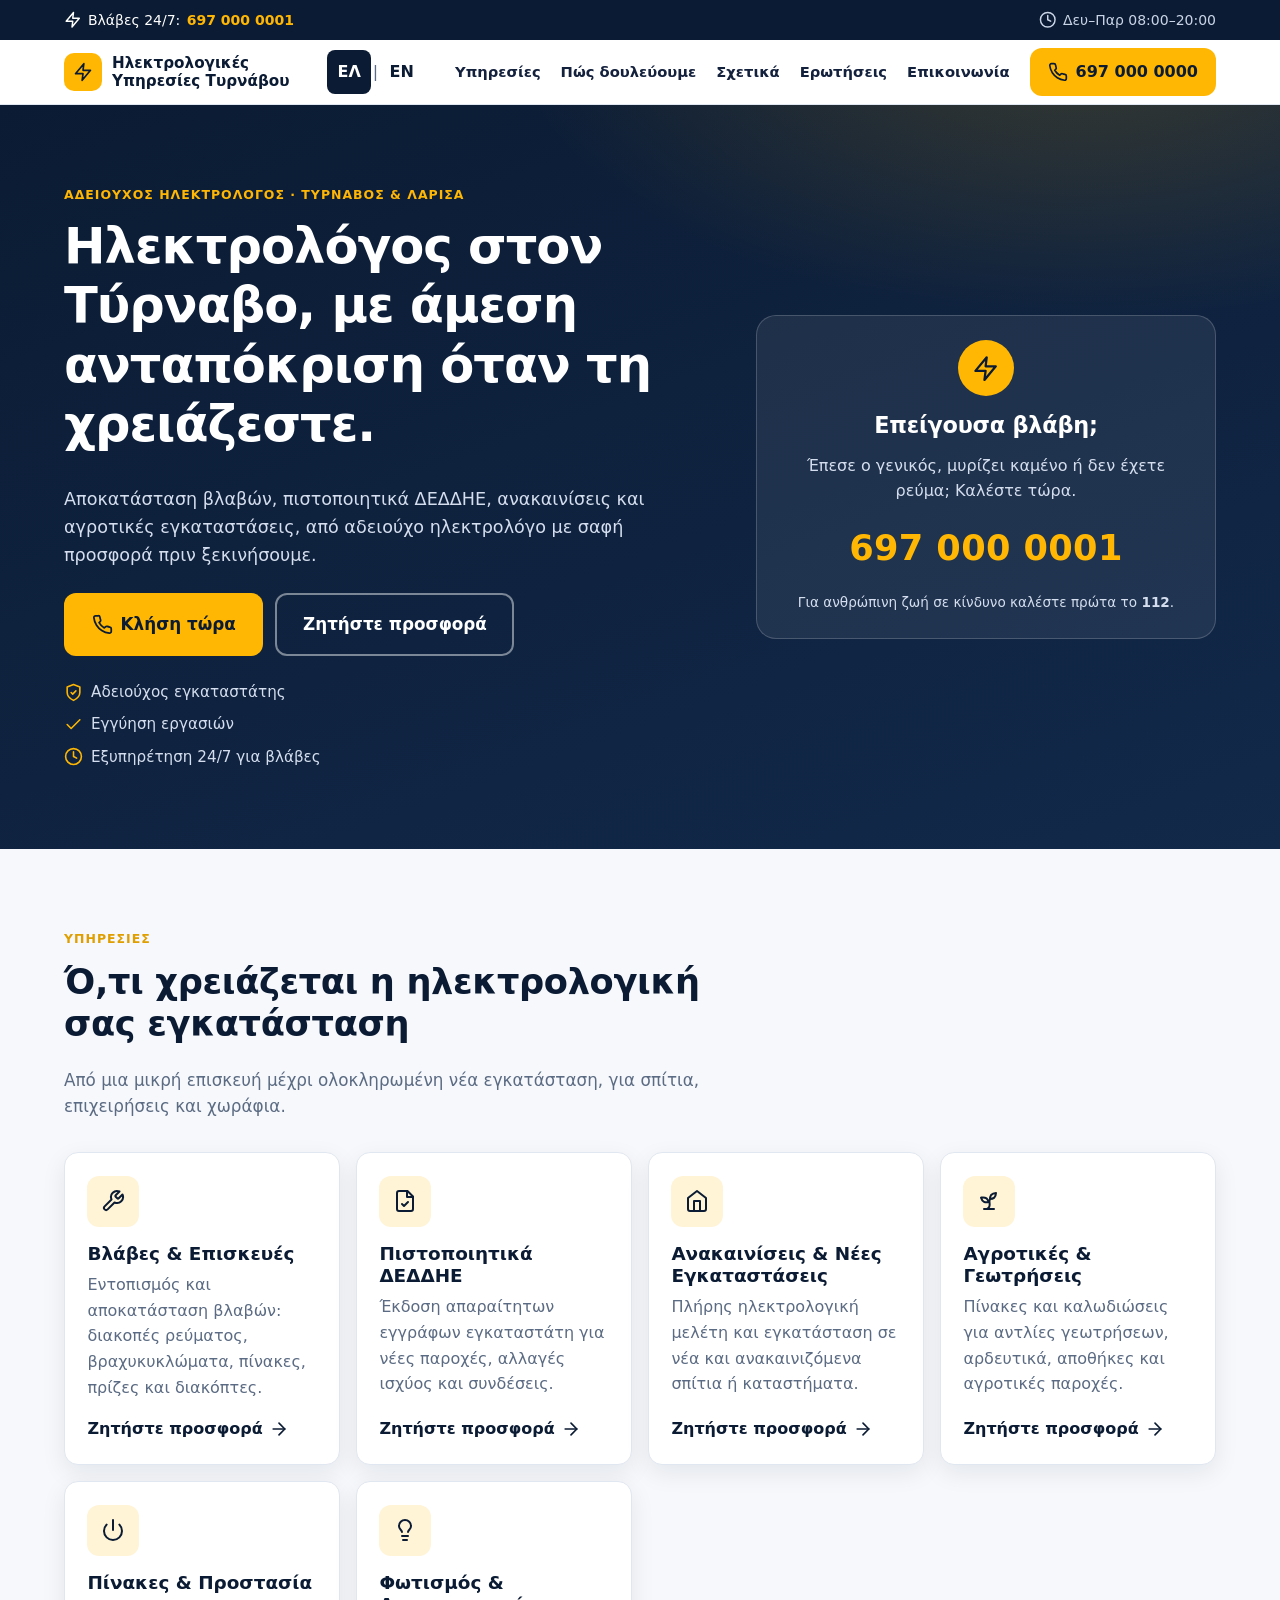
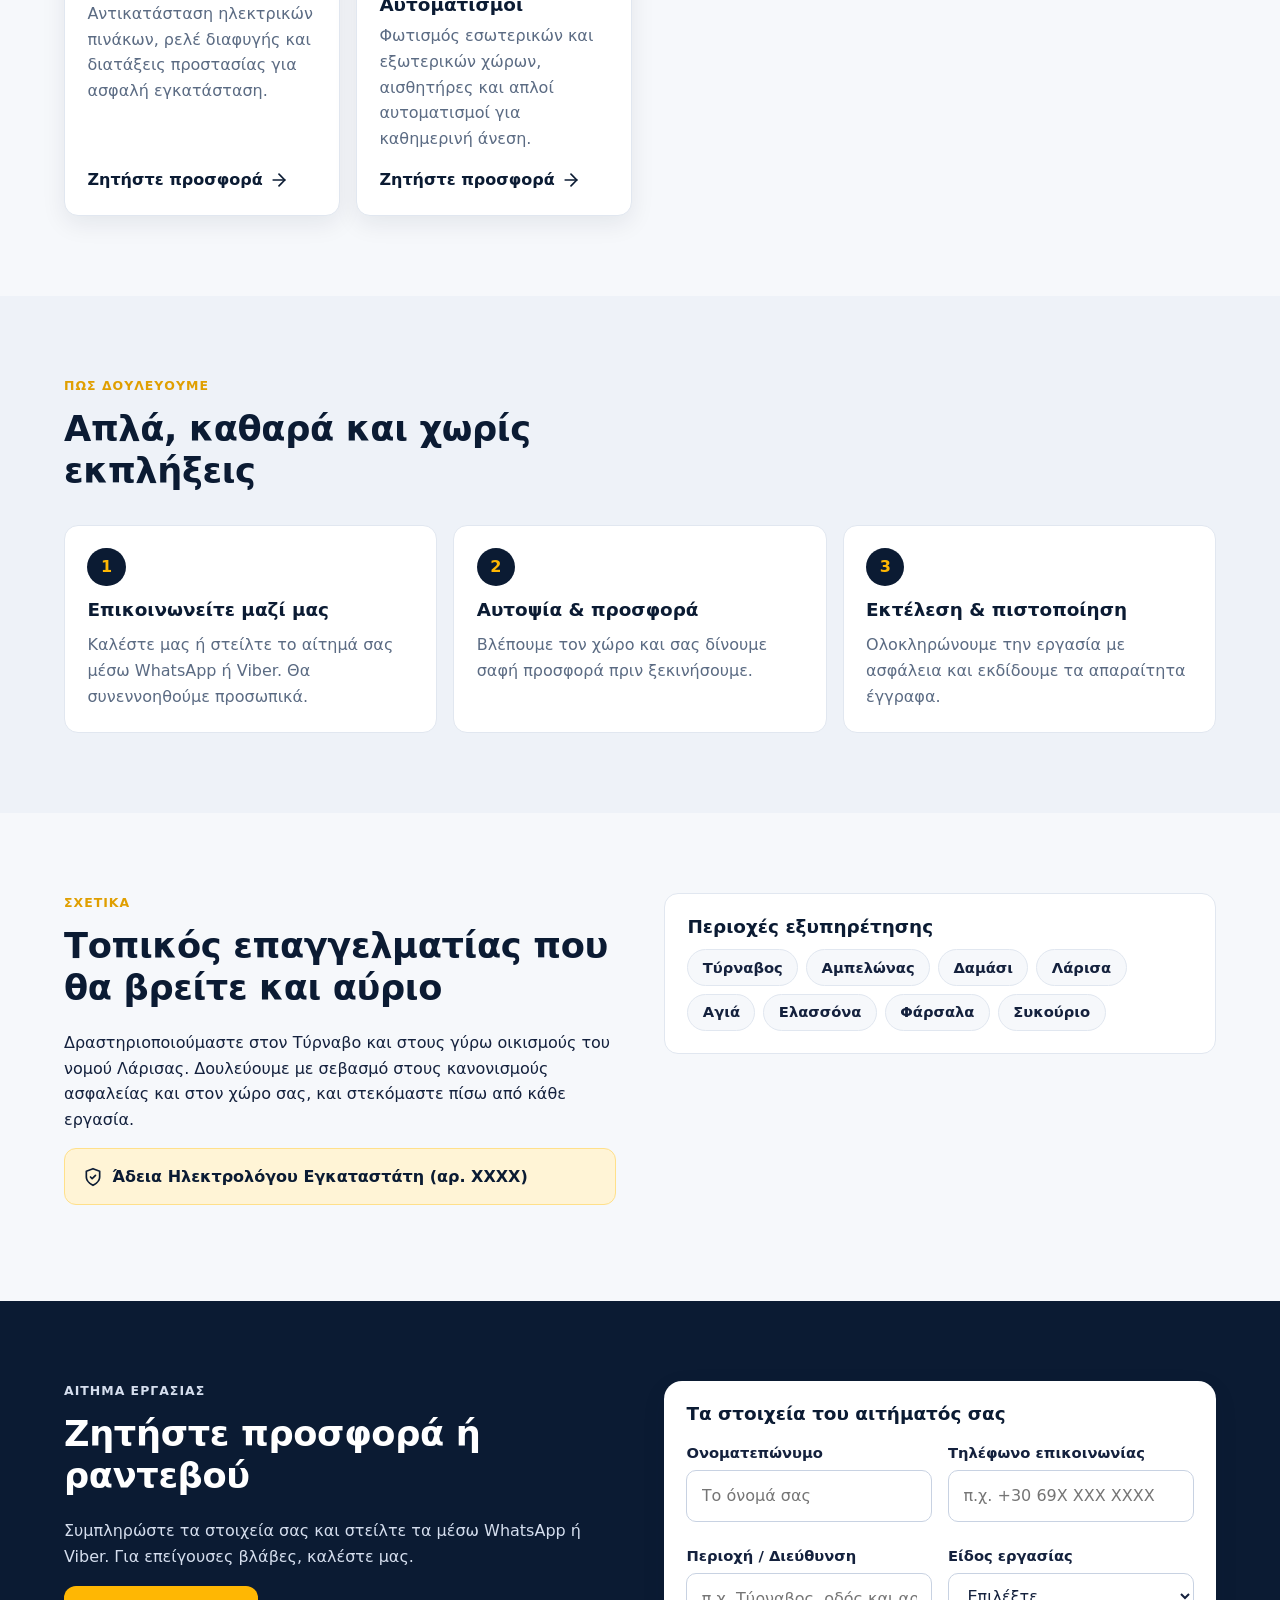
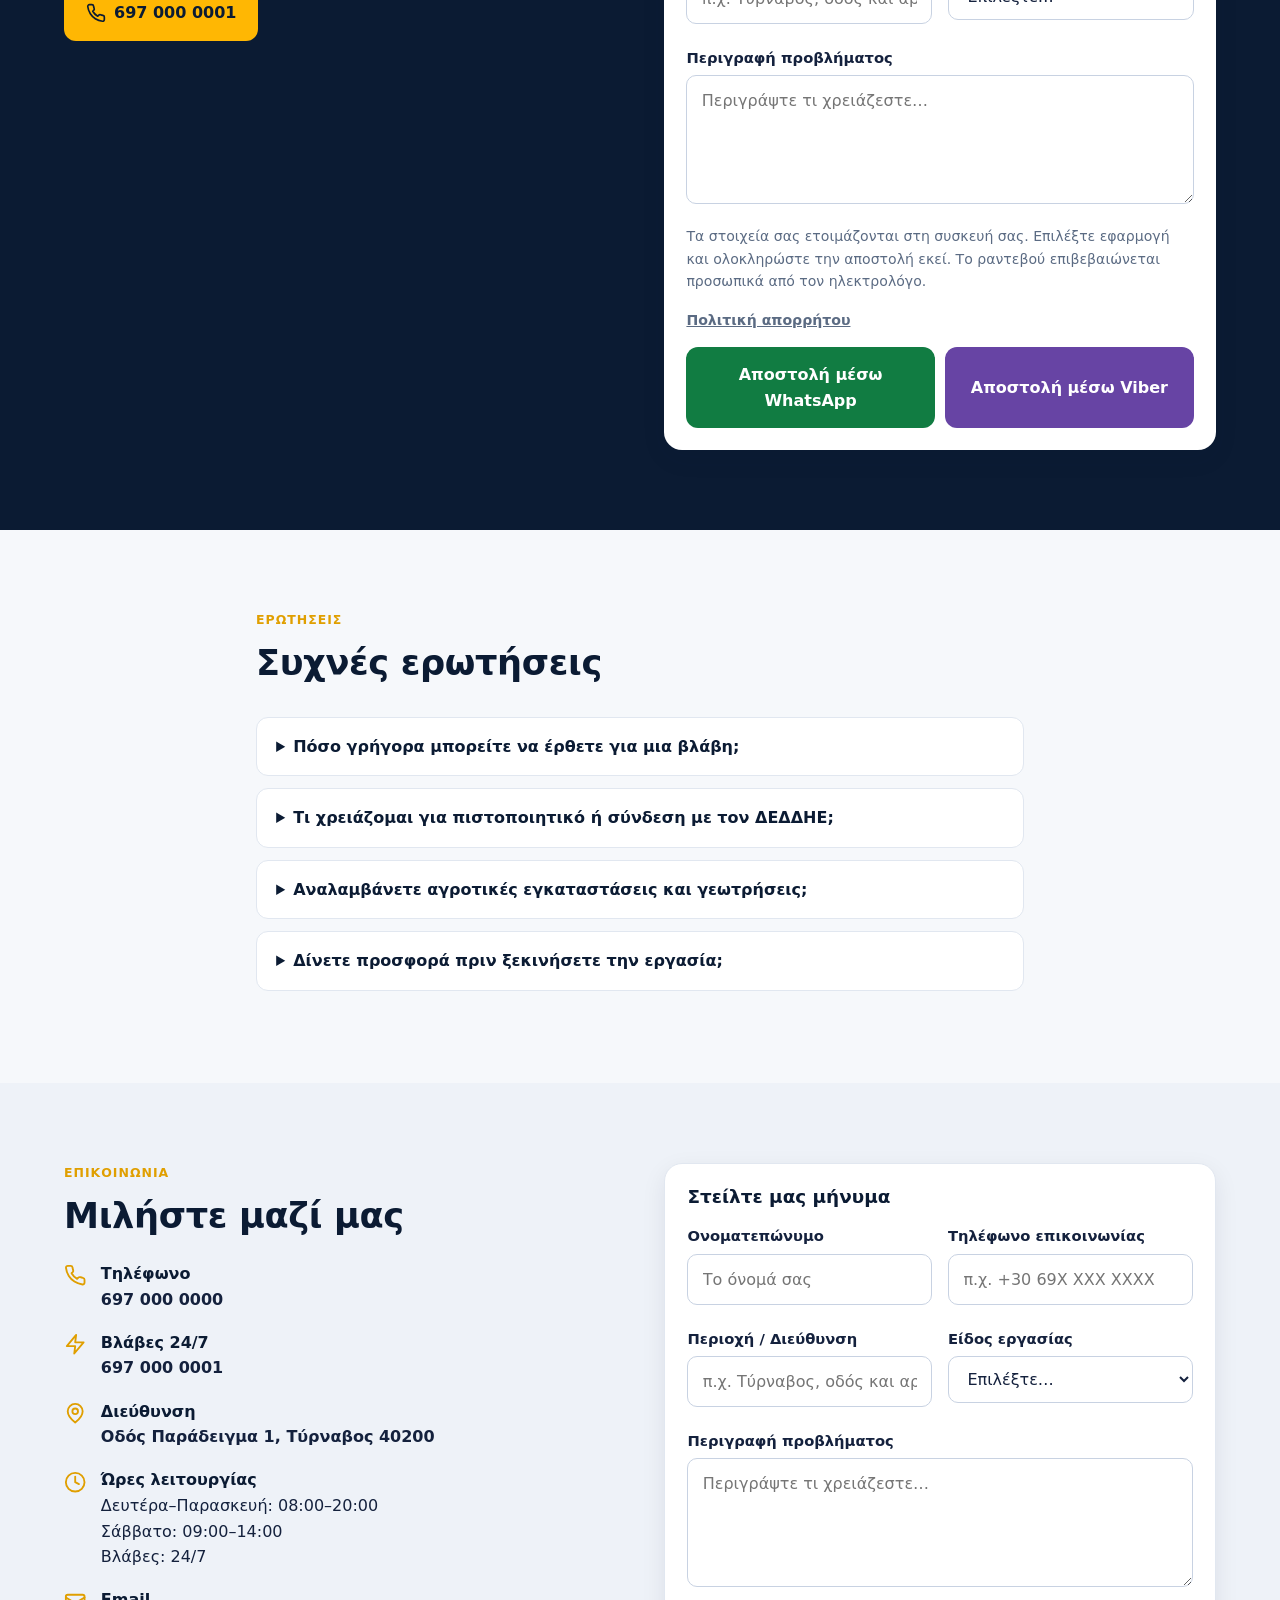
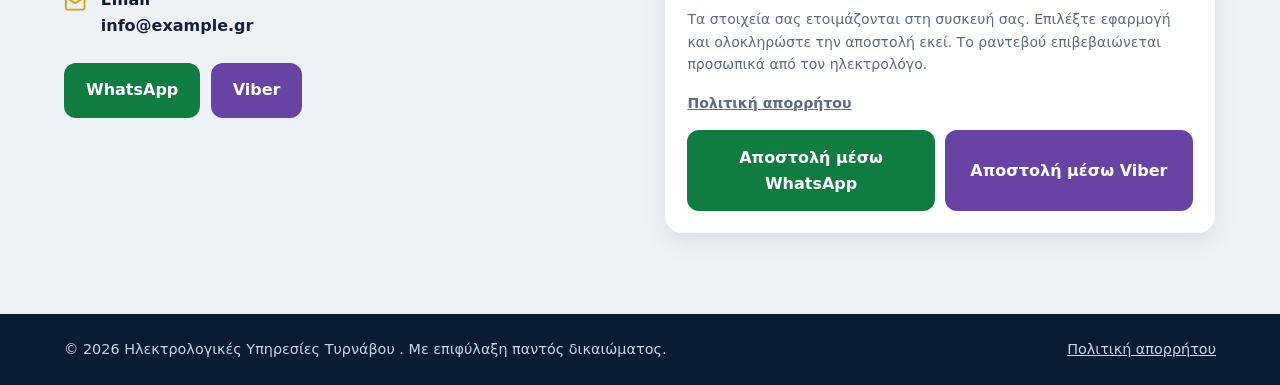
<file: index.html>
<!doctype html>
<html lang="el">
<head>
  <meta charset="utf-8">
  <meta name="viewport" content="width=device-width, initial-scale=1">
  <title data-i18n="meta.title">Ηλεκτρολόγος Τύρναβος | Βλάβες 24/7 &amp; Πιστοποιητικά ΔΕΔΔΗΕ</title>
  <meta name="description" content="Αδειούχος ηλεκτρολόγος στον Τύρναβο και τη Λάρισα. Άμεση αποκατάσταση βλαβών 24/7, πιστοποιητικά ΔΕΔΔΗΕ, ανακαινίσεις και αγροτικές εγκαταστάσεις." data-i18n-content="meta.description">
  <link rel="canonical" href="https://www.example.gr/">
  <meta name="theme-color" content="#0b1b33">
  <meta name="robots" content="index, follow">

  <meta property="og:type" content="website">
  <meta property="og:locale" content="el_GR">
  <meta property="og:title" content="Ηλεκτρολόγος Τύρναβος | Βλάβες 24/7 &amp; Πιστοποιητικά ΔΕΔΔΗΕ" data-i18n-content="meta.title">
  <meta property="og:description" content="Αδειούχος ηλεκτρολόγος στον Τύρναβο και τη Λάρισα. Άμεση ανταπόκριση σε βλάβες, πιστοποιητικά ΔΕΔΔΗΕ, ανακαινίσεις, αγροτικές εγκαταστάσεις." data-i18n-content="meta.ogDescription">
  <meta property="og:url" content="https://www.example.gr/">

  <link rel="icon" href="./favicon.svg" type="image/svg+xml">
  <link rel="stylesheet" href="./css/styles.css">
  <link rel="modulepreload" href="./js/app.js">
  <script type="module" src="./js/app.js"></script>

  <script type="application/ld+json">
  {
    "@context": "https://schema.org",
    "@type": "Electrician",
    "name": "Ηλεκτρολογικές Υπηρεσίες Τυρνάβου",
    "url": "https://www.example.gr/",
    "telephone": "+306970000000",
    "address": {
      "@type": "PostalAddress",
      "streetAddress": "Οδός Παράδειγμα 1",
      "addressLocality": "Τύρναβος",
      "addressRegion": "Λάρισα",
      "postalCode": "40200",
      "addressCountry": "GR"
    },
    "areaServed": ["Τύρναβος", "Λάρισα", "Αμπελώνας", "Αγιά", "Ελασσόνα", "Φάρσαλα"],
    "openingHoursSpecification": [
      { "@type": "OpeningHoursSpecification", "dayOfWeek": ["Monday","Tuesday","Wednesday","Thursday","Friday"], "opens": "08:00", "closes": "20:00" },
      { "@type": "OpeningHoursSpecification", "dayOfWeek": "Saturday", "opens": "09:00", "closes": "14:00" }
    ]
  }
  </script>
</head>

<body>
  <a class="skip-link" href="#main" data-i18n="common.skip">Μετάβαση στο περιεχόμενο</a>

  <!-- Icon sprite (stroke icons, 24x24) -->
  <svg class="sprite" aria-hidden="true" focusable="false" width="0" height="0">
    <symbol id="i-zap" viewBox="0 0 24 24"><polygon points="13 2 3 14 12 14 11 22 21 10 12 10 13 2"></polygon></symbol>
    <symbol id="i-wrench" viewBox="0 0 24 24"><path d="M14.7 6.3a1 1 0 0 0 0 1.4l1.6 1.6a1 1 0 0 0 1.4 0l3.77-3.77a6 6 0 0 1-7.94 7.94l-6.91 6.91a2.12 2.12 0 0 1-3-3l6.91-6.91a6 6 0 0 1 7.94-7.94l-3.76 3.76z"></path></symbol>
    <symbol id="i-shield" viewBox="0 0 24 24"><path d="M12 22s8-4 8-10V5l-8-3-8 3v7c0 6 8 10 8 10z"></path><path d="m9 12 2 2 4-4"></path></symbol>
    <symbol id="i-file-check" viewBox="0 0 24 24"><path d="M14.5 2H6a2 2 0 0 0-2 2v16a2 2 0 0 0 2 2h12a2 2 0 0 0 2-2V7.5L14.5 2z"></path><polyline points="14 2 14 8 20 8"></polyline><path d="m9 15 2 2 4-4"></path></symbol>
    <symbol id="i-home" viewBox="0 0 24 24"><path d="m3 9 9-7 9 7v11a2 2 0 0 1-2 2H5a2 2 0 0 1-2-2z"></path><polyline points="9 22 9 12 15 12 15 22"></polyline></symbol>
    <symbol id="i-sprout" viewBox="0 0 24 24"><path d="M7 20h10"></path><path d="M10 20c5.5-2.5.8-6.4 3-10"></path><path d="M9.5 9.4c1.1.8 1.8 2.2 2.3 3.7-2 .4-3.5.4-4.8-.3-1.2-.6-2.3-1.9-3-4.2 2.8-.5 4.4 0 5.5.8z"></path><path d="M14.1 6a7 7 0 0 0-1.1 4c1.9-.1 3.3-.6 4.3-1.4 1-1 1.6-2.3 1.7-4.6-2.7.1-4 1-4.9 2z"></path></symbol>
    <symbol id="i-power" viewBox="0 0 24 24"><path d="M18.36 6.64a9 9 0 1 1-12.73 0"></path><line x1="12" y1="2" x2="12" y2="12"></line></symbol>
    <symbol id="i-lightbulb" viewBox="0 0 24 24"><path d="M15 14c.2-1 .7-1.7 1.5-2.5 1-.9 1.5-2.2 1.5-3.5A6 6 0 0 0 6 8c0 1 .2 2.2 1.5 3.5.7.7 1.3 1.5 1.5 2.5"></path><path d="M9 18h6"></path><path d="M10 22h4"></path></symbol>
    <symbol id="i-phone" viewBox="0 0 24 24"><path d="M22 16.92v3a2 2 0 0 1-2.18 2 19.79 19.79 0 0 1-8.63-3.07 19.5 19.5 0 0 1-6-6 19.79 19.79 0 0 1-3.07-8.67A2 2 0 0 1 4.11 2h3a2 2 0 0 1 2 1.72c.127.96.361 1.903.7 2.81a2 2 0 0 1-.45 2.11L8.09 9.91a16 16 0 0 0 6 6l1.27-1.27a2 2 0 0 1 2.11-.45c.907.339 1.85.573 2.81.7A2 2 0 0 1 22 16.92z"></path></symbol>
    <symbol id="i-clock" viewBox="0 0 24 24"><circle cx="12" cy="12" r="10"></circle><polyline points="12 6 12 12 16 14"></polyline></symbol>
    <symbol id="i-map-pin" viewBox="0 0 24 24"><path d="M20 10c0 6-8 12-8 12s-8-6-8-12a8 8 0 0 1 16 0z"></path><circle cx="12" cy="10" r="3"></circle></symbol>
    <symbol id="i-mail" viewBox="0 0 24 24"><rect x="2" y="4" width="20" height="16" rx="2"></rect><path d="m22 7-10 6L2 7"></path></symbol>
    <symbol id="i-menu" viewBox="0 0 24 24"><line x1="3" y1="6" x2="21" y2="6"></line><line x1="3" y1="12" x2="21" y2="12"></line><line x1="3" y1="18" x2="21" y2="18"></line></symbol>
    <symbol id="i-x" viewBox="0 0 24 24"><line x1="18" y1="6" x2="6" y2="18"></line><line x1="6" y1="6" x2="18" y2="18"></line></symbol>
    <symbol id="i-check" viewBox="0 0 24 24"><polyline points="20 6 9 17 4 12"></polyline></symbol>
    <symbol id="i-arrow" viewBox="0 0 24 24"><line x1="5" y1="12" x2="19" y2="12"></line><polyline points="12 5 19 12 12 19"></polyline></symbol>
  <symbol id="i-chat" viewBox="0 0 24 24"><path d="M21 11.5a8.5 8.5 0 0 1-8.5 8.5H3l2-5a8.5 8.5 0 1 1 16-3.5Z"></path></symbol></svg>

  <!-- Emergency top bar -->
  <div class="topbar">
    <div class="container topbar__inner">
      <p class="topbar__item">
        <svg class="icon" aria-hidden="true"><use href="#i-zap"></use></svg>
        <span data-i18n="common.emergencyLabel">Βλάβες 24/7:</span>
        <a class="topbar__phone" href="tel:+306970000001" data-bind="emergency-phone" data-bind-href="emergency-phone">697 000 0001</a>
      </p>
      <p class="topbar__item topbar__hours">
        <svg class="icon" aria-hidden="true"><use href="#i-clock"></use></svg>
        <span data-bind="hours-short" data-i18n="business.hoursShort">Δευ–Παρ 08:00–20:00</span>
      </p>
    </div>
  </div>

  <!-- Header -->
  <header class="site-header">
    <div class="container site-header__inner">
      <a class="brand" href="./index.html" aria-label="Αρχική" data-i18n-aria-label="common.home">
        <span class="brand__mark" aria-hidden="true"><svg class="icon"><use href="#i-zap"></use></svg></span>
        <span class="brand__text" data-bind="business-name" data-i18n="business.name">Ηλεκτρολογικές Υπηρεσίες Τυρνάβου</span>
      </a>

      <button class="nav-toggle" type="button" aria-expanded="false" aria-controls="primary-nav" aria-label="Μενού" data-i18n-aria-label="nav.menu">
        <svg class="icon icon--open" aria-hidden="true"><use href="#i-menu"></use></svg>
        <svg class="icon icon--close" aria-hidden="true"><use href="#i-x"></use></svg>
      </button>

      <div class="language-switcher" role="group" aria-label="Γλώσσα" data-i18n-aria-label="nav.language"><button type="button" data-language="el" lang="el" aria-label="Ελληνικά" aria-pressed="true">ΕΛ</button><span aria-hidden="true">|</span><button type="button" data-language="en" lang="en" aria-label="English" aria-pressed="false">EN</button></div><nav id="primary-nav" class="nav" aria-label="Κύριο μενού" data-i18n-aria-label="nav.primary">
        <a href="#services" data-i18n="nav.services">Υπηρεσίες</a>
        <a href="#process" data-i18n="nav.process">Πώς δουλεύουμε</a>
        <a href="#about" data-i18n="nav.about">Σχετικά</a>
        <a href="#faq" data-i18n="nav.faq">Ερωτήσεις</a>
        <a href="#contact" data-i18n="nav.contact">Επικοινωνία</a>
        <a class="btn btn--primary btn--sm nav__cta" href="tel:+306970000000" data-bind-href="phone">
          <svg class="icon" aria-hidden="true"><use href="#i-phone"></use></svg>
          <span data-bind="phone">697 000 0000</span>
        </a>
      </nav>
    </div>
  </header>

  <main id="main">
    <!-- Hero -->
    <section class="hero">
      <div class="container hero__grid">
        <div class="hero__copy">
          <p class="eyebrow" data-i18n="hero.eyebrow">Αδειούχος ηλεκτρολόγος · Τύρναβος &amp; Λάρισα</p>
          <h1 data-i18n="hero.title">Ηλεκτρολόγος στον Τύρναβο, με άμεση ανταπόκριση όταν τη χρειάζεστε.</h1>
          <p class="lead" data-i18n="hero.lead">Αποκατάσταση βλαβών, πιστοποιητικά ΔΕΔΔΗΕ, ανακαινίσεις και αγροτικές εγκαταστάσεις, από αδειούχο ηλεκτρολόγο με σαφή προσφορά πριν ξεκινήσουμε.</p>
          <div class="hero__actions">
            <a class="btn btn--primary btn--lg" href="tel:+306970000000" data-bind-href="phone">
              <svg class="icon" aria-hidden="true"><use href="#i-phone"></use></svg> <span data-i18n="common.callNow">Κλήση τώρα</span> </a>
            <a class="btn btn--ghost btn--lg" href="#quote" data-i18n="common.quote">Ζητήστε προσφορά</a>
          </div>
          <ul class="badges" aria-label="Γιατί να μας επιλέξετε" data-i18n-aria-label="hero.reasons">
            <li><svg class="icon" aria-hidden="true"><use href="#i-shield"></use></svg> <span data-i18n="hero.licensed">Αδειούχος εγκαταστάτης</span> </li>
            <li><svg class="icon" aria-hidden="true"><use href="#i-check"></use></svg> <span data-i18n="hero.guarantee">Εγγύηση εργασιών</span> </li>
            <li><svg class="icon" aria-hidden="true"><use href="#i-clock"></use></svg> <span data-i18n="hero.availability">Εξυπηρέτηση 24/7 για βλάβες</span> </li>
          </ul>
        </div>

        <aside class="hero__card" aria-labelledby="emg-title">
          <div class="hero__card-icon" aria-hidden="true"><svg class="icon"><use href="#i-zap"></use></svg></div>
          <h2 id="emg-title" data-i18n="hero.emergency">Επείγουσα βλάβη;</h2>
          <p data-i18n="hero.emergencyText">Έπεσε ο γενικός, μυρίζει καμένο ή δεν έχετε ρεύμα; Καλέστε τώρα.</p>
          <a class="hero__phone" href="tel:+306970000001" data-bind="emergency-phone" data-bind-href="emergency-phone">697 000 0001</a>
          <p class="hero__card-note"><span data-i18n="hero.safety">Για ανθρώπινη ζωή σε κίνδυνο καλέστε πρώτα το</span> <strong>112</strong>.</p>
        </aside>
      </div>
    </section>

    <!-- Services -->
    <section id="services" class="section">
      <div class="container">
        <header class="section__head">
          <p class="eyebrow eyebrow--dark" data-i18n="nav.services">Υπηρεσίες</p>
          <h2 data-i18n="services.title">Ό,τι χρειάζεται η ηλεκτρολογική σας εγκατάσταση</h2>
          <p class="section__lead" data-i18n="services.lead">Από μια μικρή επισκευή μέχρι ολοκληρωμένη νέα εγκατάσταση, για σπίτια, επιχειρήσεις και χωράφια.</p>
        </header>

        <div id="services-grid" class="grid grid--cards">
          <article class="card service-card">
            <span class="card__icon" aria-hidden="true"><svg class="icon"><use href="#i-wrench"></use></svg></span>
            <h3 data-i18n="services.repairTitle">Βλάβες &amp; Επισκευές</h3>
            <p data-i18n="services.repairText">Εντοπισμός και αποκατάσταση βλαβών: διακοπές ρεύματος, βραχυκυκλώματα, πίνακες, πρίζες και διακόπτες.</p>
            <a class="card__link" href="#quote" data-service="repair"><span data-i18n="common.quote">Ζητήστε προσφορά</span> <svg class="icon" aria-hidden="true"><use href="#i-arrow"></use></svg></a>
          </article>
          <article class="card service-card">
            <span class="card__icon" aria-hidden="true"><svg class="icon"><use href="#i-file-check"></use></svg></span>
            <h3 data-i18n="services.certificateTitle">Πιστοποιητικά ΔΕΔΔΗΕ</h3>
            <p data-i18n="services.certificateText">Έκδοση απαραίτητων εγγράφων εγκαταστάτη για νέες παροχές, αλλαγές ισχύος και συνδέσεις.</p>
            <a class="card__link" href="#quote" data-service="certificate"><span data-i18n="common.quote">Ζητήστε προσφορά</span> <svg class="icon" aria-hidden="true"><use href="#i-arrow"></use></svg></a>
          </article>
          <article class="card service-card">
            <span class="card__icon" aria-hidden="true"><svg class="icon"><use href="#i-home"></use></svg></span>
            <h3 data-i18n="services.renovationTitle">Ανακαινίσεις &amp; Νέες Εγκαταστάσεις</h3>
            <p data-i18n="services.renovationText">Πλήρης ηλεκτρολογική μελέτη και εγκατάσταση σε νέα και ανακαινιζόμενα σπίτια ή καταστήματα.</p>
            <a class="card__link" href="#quote" data-service="renovation"><span data-i18n="common.quote">Ζητήστε προσφορά</span> <svg class="icon" aria-hidden="true"><use href="#i-arrow"></use></svg></a>
          </article>
          <article class="card service-card">
            <span class="card__icon" aria-hidden="true"><svg class="icon"><use href="#i-sprout"></use></svg></span>
            <h3 data-i18n="services.agriculturalTitle">Αγροτικές &amp; Γεωτρήσεις</h3>
            <p data-i18n="services.agriculturalText">Πίνακες και καλωδιώσεις για αντλίες γεωτρήσεων, αρδευτικά, αποθήκες και αγροτικές παροχές.</p>
            <a class="card__link" href="#quote" data-service="agricultural"><span data-i18n="common.quote">Ζητήστε προσφορά</span> <svg class="icon" aria-hidden="true"><use href="#i-arrow"></use></svg></a>
          </article>
          <article class="card service-card">
            <span class="card__icon" aria-hidden="true"><svg class="icon"><use href="#i-power"></use></svg></span>
            <h3 data-i18n="service.panels">Πίνακες &amp; Προστασία</h3>
            <p data-i18n="services.panelsText">Αντικατάσταση ηλεκτρικών πινάκων, ρελέ διαφυγής και διατάξεις προστασίας για ασφαλή εγκατάσταση.</p>
            <a class="card__link" href="#quote" data-service="panels"><span data-i18n="common.quote">Ζητήστε προσφορά</span> <svg class="icon" aria-hidden="true"><use href="#i-arrow"></use></svg></a>
          </article>
          <article class="card service-card">
            <span class="card__icon" aria-hidden="true"><svg class="icon"><use href="#i-lightbulb"></use></svg></span>
            <h3 data-i18n="service.lighting">Φωτισμός &amp; Αυτοματισμοί</h3>
            <p data-i18n="services.lightingText">Φωτισμός εσωτερικών και εξωτερικών χώρων, αισθητήρες και απλοί αυτοματισμοί για καθημερινή άνεση.</p>
            <a class="card__link" href="#quote" data-service="lighting"><span data-i18n="common.quote">Ζητήστε προσφορά</span> <svg class="icon" aria-hidden="true"><use href="#i-arrow"></use></svg></a>
          </article>
        </div>
      </div>
    </section>

    <!-- Process -->
    <section id="process" class="section section--alt">
      <div class="container">
        <header class="section__head">
          <p class="eyebrow eyebrow--dark" data-i18n="nav.process">Πώς δουλεύουμε</p>
          <h2 data-i18n="process.title">Απλά, καθαρά και χωρίς εκπλήξεις</h2>
        </header>
        <ol class="steps">
          <li class="step">
            <span class="step__num" aria-hidden="true">1</span>
            <h3 data-i18n="process.contactTitle">Επικοινωνείτε μαζί μας</h3>
            <p data-i18n="process.contactText">Καλέστε μας ή στείλτε το αίτημά σας μέσω WhatsApp ή Viber. Θα συνεννοηθούμε προσωπικά.</p>
          </li>
          <li class="step">
            <span class="step__num" aria-hidden="true">2</span>
            <h3 data-i18n="process.quoteTitle">Αυτοψία &amp; προσφορά</h3>
            <p data-i18n="process.quoteText">Βλέπουμε τον χώρο και σας δίνουμε σαφή προσφορά πριν ξεκινήσουμε.</p>
          </li>
          <li class="step">
            <span class="step__num" aria-hidden="true">3</span>
            <h3 data-i18n="process.workTitle">Εκτέλεση &amp; πιστοποίηση</h3>
            <p data-i18n="process.workText">Ολοκληρώνουμε την εργασία με ασφάλεια και εκδίδουμε τα απαραίτητα έγγραφα.</p>
          </li>
        </ol>
      </div>
    </section>

    <!-- About / License -->
    <section id="about" class="section">
      <div class="container about">
        <div>
          <p class="eyebrow eyebrow--dark" data-i18n="nav.about">Σχετικά</p>
          <h2 data-i18n="about.title">Τοπικός επαγγελματίας που θα βρείτε και αύριο</h2>
          <p data-i18n="about.text">Δραστηριοποιούμαστε στον Τύρναβο και στους γύρω οικισμούς του νομού Λάρισας. Δουλεύουμε με σεβασμό στους κανονισμούς ασφαλείας και στον χώρο σας, και στεκόμαστε πίσω από κάθε εργασία.</p>
          <p class="about__license">
            <svg class="icon" aria-hidden="true"><use href="#i-shield"></use></svg>
            <span data-bind="license" data-i18n="business.license">Άδεια Ηλεκτρολόγου Εγκαταστάτη (αρ. XXXX)</span>
          </p>
        </div>
        <div class="areas">
          <h3 data-i18n="about.areas">Περιοχές εξυπηρέτησης</h3>
          <ul class="chips">
            <li data-i18n="areas.tyrnavos">Τύρναβος</li><li data-i18n="areas.ampelonas">Αμπελώνας</li><li data-i18n="areas.damasi">Δαμάσι</li><li data-i18n="areas.larissa">Λάρισα</li>
            <li data-i18n="areas.agia">Αγιά</li><li data-i18n="areas.elassona">Ελασσόνα</li><li data-i18n="areas.farsala">Φάρσαλα</li><li data-i18n="areas.sykourio">Συκούριο</li>
          </ul>
        </div>
      </div>
    </section>

    <section id="quote" class="section section--dark">
      <div class="container quote">
        <div class="quote__intro">
          <p class="eyebrow" data-i18n="quote.eyebrow">Αίτημα εργασίας</p>
          <h2 data-i18n="quote.title">Ζητήστε προσφορά ή ραντεβού</h2>
          <p data-i18n="quote.intro">Συμπληρώστε τα στοιχεία σας και στείλτε τα μέσω WhatsApp ή Viber. Για επείγουσες βλάβες, καλέστε μας.</p>
          <a class="btn btn--primary" href="tel:+306970000001" data-bind-href="emergency-phone">
            <svg class="icon" aria-hidden="true"><use href="#i-phone"></use></svg>
            <span data-bind="emergency-phone">697 000 0001</span>
          </a>
        </div>

        <form id="quote-form" class="form" novalidate="" autocomplete="on"><h3 data-i18n="form.title">Τα στοιχεία του αιτήματός σας</h3>
    <div class="field"><label for="q-name" data-i18n="form.name">Ονοματεπώνυμο</label><input id="q-name" name="name" type="text" autocomplete="name" maxlength="100" required aria-describedby="q-name-err" placeholder="Το όνομά σας" data-i18n-placeholder="form.namePlaceholder"><p class="field__error" id="q-name-err" role="alert"></p></div>
    <div class="field"><label for="q-phone" data-i18n="form.phone">Τηλέφωνο επικοινωνίας</label><input id="q-phone" name="phone" type="tel" autocomplete="tel" maxlength="30" required aria-describedby="q-phone-err" placeholder="π.χ. +30 69X XXX XXXX" data-i18n-placeholder="form.phonePlaceholder"><p class="field__error" id="q-phone-err" role="alert"></p></div>
    <div class="field"><label for="q-area" data-i18n="form.area">Περιοχή / Διεύθυνση</label><input id="q-area" name="area" type="text" autocomplete="street-address" maxlength="200" required aria-describedby="q-area-err" placeholder="π.χ. Τύρναβος, οδός και αριθμός" data-i18n-placeholder="form.areaPlaceholder"><p class="field__error" id="q-area-err" role="alert"></p></div>
    <div class="field"><label for="q-service" data-i18n="form.service">Είδος εργασίας</label><select id="q-service" name="serviceType" required aria-describedby="q-service-err"><option value="" data-i18n="service.choose">Επιλέξτε…</option><option value="repair" data-i18n="service.repair">Βλάβη</option><option value="certificate" data-i18n="service.certificate">Πιστοποιητικό ΔΕΔΔΗΕ</option><option value="renovation" data-i18n="service.renovation">Ανακαίνιση</option><option value="agricultural" data-i18n="service.agricultural">Αγροτικό/Γεώτρηση</option><option value="panels" data-i18n="service.panels">Πίνακες &amp; Προστασία</option><option value="lighting" data-i18n="service.lighting">Φωτισμός &amp; Αυτοματισμοί</option><option value="other" data-i18n="service.other">Άλλο</option></select><p class="field__error" id="q-service-err" role="alert"></p></div>
    <div class="field field--full"><label for="q-notes" data-i18n="form.notes">Περιγραφή προβλήματος</label><textarea id="q-notes" name="notes" rows="4" maxlength="2000" required aria-describedby="q-notes-err" placeholder="Περιγράψτε τι χρειάζεστε…" data-i18n-placeholder="form.notesPlaceholder"></textarea><p class="field__error" id="q-notes-err" role="alert"></p></div>
    <p class="form__note field--full" data-i18n="form.handoff">Τα στοιχεία σας ετοιμάζονται στη συσκευή σας. Επιλέξτε εφαρμογή και ολοκληρώστε την αποστολή εκεί. Το ραντεβού επιβεβαιώνεται προσωπικά από τον ηλεκτρολόγο.</p>
    <p class="form__note field--full"><a href="./privacy.html" data-i18n="common.privacy">Πολιτική απορρήτου</a></p>
    <div class="form__actions field--full"><button class="btn btn--whatsapp" type="submit" name="channel" value="whatsapp" disabled data-i18n="form.whatsapp">Αποστολή μέσω WhatsApp</button><button class="btn btn--viber" type="submit" name="channel" value="viber" disabled data-i18n="form.viber">Αποστολή μέσω Viber</button></div>
    <p class="form__note field--full" data-form-status role="status" aria-live="polite"></p>
    <div class="message-preview field--full" data-message-panel hidden><label for="q-preview" data-i18n="form.preview">Το μήνυμά σας</label><textarea id="q-preview" data-message-preview readonly rows="7"></textarea><p class="form__note" data-i18n="form.viberHelp">Στο Viber, αντιγράψτε το μήνυμα και επικολλήστε το στη συνομιλία. Χρειάζεται εγκατεστημένη εφαρμογή. Αν δεν ανοίξει, καλέστε μας.</p><div class="form__actions"><button class="btn btn--dark" type="button" data-copy-message data-i18n="form.copy">Αντιγραφή μηνύματος</button><a class="btn btn--viber" data-open-viber href="#contact" data-i18n="form.openViber">Άνοιγμα Viber</a><a class="btn btn--whatsapp" data-open-whatsapp href="#contact" target="_blank" rel="noopener noreferrer" data-i18n="form.openWhatsapp">Άνοιγμα WhatsApp</a></div></div>
    <noscript><p class="notice field--full" data-i18n="form.noScript">Για τις φόρμες ενεργοποιήστε JavaScript ή επικοινωνήστε τηλεφωνικά με τους αριθμούς της σελίδας.</p></noscript></form>
      </div>
    </section>

    <!-- FAQ -->
    <section id="faq" class="section">
      <div class="container container--narrow">
        <header class="section__head">
          <p class="eyebrow eyebrow--dark" data-i18n="nav.faq">Ερωτήσεις</p>
          <h2 data-i18n="faq.title">Συχνές ερωτήσεις</h2>
        </header>
        <div class="faq">
          <details>
            <summary data-i18n="faq.responseQuestion">Πόσο γρήγορα μπορείτε να έρθετε για μια βλάβη;</summary>
            <p data-i18n="faq.responseAnswer">Για επείγουσες βλάβες προσπαθούμε να ανταποκριθούμε όσο το δυνατόν συντομότερα. Καλέστε στον αριθμό βλαβών και θα συνεννοηθούμε άμεσα.</p>
          </details>
          <details>
            <summary data-i18n="faq.certificateQuestion">Τι χρειάζομαι για πιστοποιητικό ή σύνδεση με τον ΔΕΔΔΗΕ;</summary>
            <p data-i18n="faq.certificateAnswer">Εκδίδουμε τα απαραίτητα έγγραφα εγκαταστάτη για νέα σύνδεση ή αλλαγή παροχής. Επικοινωνήστε μαζί μας για να δούμε την περίπτωσή σας και να σας πούμε ακριβώς τι χρειάζεται.</p>
          </details>
          <details>
            <summary data-i18n="faq.agriculturalQuestion">Αναλαμβάνετε αγροτικές εγκαταστάσεις και γεωτρήσεις;</summary>
            <p data-i18n="faq.agriculturalAnswer">Ναι. Αναλαμβάνουμε πίνακες αντλιών, καλωδιώσεις και παροχές σε αγροτικούς χώρους στον Τύρναβο και στην ευρύτερη περιοχή.</p>
          </details>
          <details>
            <summary data-i18n="faq.quoteQuestion">Δίνετε προσφορά πριν ξεκινήσετε την εργασία;</summary>
            <p data-i18n="faq.quoteAnswer">Ναι, μετά την αυτοψία σας ενημερώνουμε για το κόστος, ώστε να γνωρίζετε από πριν τι θα πληρώσετε.</p>
          </details>
        </div>
      </div>
    </section>

    <!-- Contact -->
    <section id="contact" class="section section--alt">
      <div class="container contact">
        <div class="contact__info">
          <p class="eyebrow eyebrow--dark" data-i18n="nav.contact">Επικοινωνία</p>
          <h2 data-i18n="contact.title">Μιλήστε μαζί μας</h2>
          <ul class="info-list">
            <li>
              <svg class="icon" aria-hidden="true"><use href="#i-phone"></use></svg>
              <div><strong data-i18n="contact.phone">Τηλέφωνο</strong><a href="tel:+306970000000" data-bind="phone" data-bind-href="phone">697 000 0000</a></div>
            </li>
            <li>
              <svg class="icon" aria-hidden="true"><use href="#i-zap"></use></svg>
              <div><strong data-i18n="contact.emergency">Βλάβες 24/7</strong><a href="tel:+306970000001" data-bind="emergency-phone" data-bind-href="emergency-phone">697 000 0001</a></div>
            </li>
            <li>
              <svg class="icon" aria-hidden="true"><use href="#i-map-pin"></use></svg>
              <div><strong data-i18n="contact.address">Διεύθυνση</strong><a href="https://www.google.com/maps/search/?api=1&amp;query=%CE%A4%CF%8D%CF%81%CE%BD%CE%B1%CE%B2%CE%BF%CF%82" target="_blank" rel="noopener" data-bind="address" data-bind-href="map" data-i18n="business.address">Οδός Παράδειγμα 1, Τύρναβος 40200</a></div>
            </li>
            <li>
              <svg class="icon" aria-hidden="true"><use href="#i-clock"></use></svg>
              <div><strong data-i18n="contact.hours">Ώρες λειτουργίας</strong><span class="pre-line" data-bind="hours" data-i18n="business.hours">Δευτέρα–Παρασκευή: 08:00–20:00
Σάββατο: 09:00–14:00
Βλάβες: 24/7</span></div>
            </li>
            <li>
              <svg class="icon" aria-hidden="true"><use href="#i-mail"></use></svg>
              <div><strong>Email</strong><a href="mailto:info@example.gr" data-bind="email" data-bind-href="email">info@example.gr</a></div>
            </li>
          </ul>
        <div class="contact-actions"><a class="btn btn--whatsapp" data-contact="whatsapp" href="#contact" target="_blank" rel="noopener noreferrer">WhatsApp</a><a class="btn btn--viber" data-contact="viber" href="#contact">Viber</a></div></div>

        <form id="contact-form" class="form form--plain" novalidate="" autocomplete="on"><h3 data-i18n="contact.formTitle">Στείλτε μας μήνυμα</h3>
    <div class="field"><label for="c-name" data-i18n="form.name">Ονοματεπώνυμο</label><input id="c-name" name="name" type="text" autocomplete="name" maxlength="100" required aria-describedby="c-name-err" placeholder="Το όνομά σας" data-i18n-placeholder="form.namePlaceholder"><p class="field__error" id="c-name-err" role="alert"></p></div>
    <div class="field"><label for="c-phone" data-i18n="form.phone">Τηλέφωνο επικοινωνίας</label><input id="c-phone" name="phone" type="tel" autocomplete="tel" maxlength="30" required aria-describedby="c-phone-err" placeholder="π.χ. +30 69X XXX XXXX" data-i18n-placeholder="form.phonePlaceholder"><p class="field__error" id="c-phone-err" role="alert"></p></div>
    <div class="field"><label for="c-area" data-i18n="form.area">Περιοχή / Διεύθυνση</label><input id="c-area" name="area" type="text" autocomplete="street-address" maxlength="200" required aria-describedby="c-area-err" placeholder="π.χ. Τύρναβος, οδός και αριθμός" data-i18n-placeholder="form.areaPlaceholder"><p class="field__error" id="c-area-err" role="alert"></p></div>
    <div class="field"><label for="c-service" data-i18n="form.service">Είδος εργασίας</label><select id="c-service" name="serviceType" required aria-describedby="c-service-err"><option value="" data-i18n="service.choose">Επιλέξτε…</option><option value="repair" data-i18n="service.repair">Βλάβη</option><option value="certificate" data-i18n="service.certificate">Πιστοποιητικό ΔΕΔΔΗΕ</option><option value="renovation" data-i18n="service.renovation">Ανακαίνιση</option><option value="agricultural" data-i18n="service.agricultural">Αγροτικό/Γεώτρηση</option><option value="panels" data-i18n="service.panels">Πίνακες &amp; Προστασία</option><option value="lighting" data-i18n="service.lighting">Φωτισμός &amp; Αυτοματισμοί</option><option value="other" data-i18n="service.other">Άλλο</option></select><p class="field__error" id="c-service-err" role="alert"></p></div>
    <div class="field field--full"><label for="c-notes" data-i18n="form.notes">Περιγραφή προβλήματος</label><textarea id="c-notes" name="notes" rows="4" maxlength="2000" required aria-describedby="c-notes-err" placeholder="Περιγράψτε τι χρειάζεστε…" data-i18n-placeholder="form.notesPlaceholder"></textarea><p class="field__error" id="c-notes-err" role="alert"></p></div>
    <p class="form__note field--full" data-i18n="form.handoff">Τα στοιχεία σας ετοιμάζονται στη συσκευή σας. Επιλέξτε εφαρμογή και ολοκληρώστε την αποστολή εκεί. Το ραντεβού επιβεβαιώνεται προσωπικά από τον ηλεκτρολόγο.</p>
    <p class="form__note field--full"><a href="./privacy.html" data-i18n="common.privacy">Πολιτική απορρήτου</a></p>
    <div class="form__actions field--full"><button class="btn btn--whatsapp" type="submit" name="channel" value="whatsapp" disabled data-i18n="form.whatsapp">Αποστολή μέσω WhatsApp</button><button class="btn btn--viber" type="submit" name="channel" value="viber" disabled data-i18n="form.viber">Αποστολή μέσω Viber</button></div>
    <p class="form__note field--full" data-form-status role="status" aria-live="polite"></p>
    <div class="message-preview field--full" data-message-panel hidden><label for="c-preview" data-i18n="form.preview">Το μήνυμά σας</label><textarea id="c-preview" data-message-preview readonly rows="7"></textarea><p class="form__note" data-i18n="form.viberHelp">Στο Viber, αντιγράψτε το μήνυμα και επικολλήστε το στη συνομιλία. Χρειάζεται εγκατεστημένη εφαρμογή. Αν δεν ανοίξει, καλέστε μας.</p><div class="form__actions"><button class="btn btn--dark" type="button" data-copy-message data-i18n="form.copy">Αντιγραφή μηνύματος</button><a class="btn btn--viber" data-open-viber href="#contact" data-i18n="form.openViber">Άνοιγμα Viber</a><a class="btn btn--whatsapp" data-open-whatsapp href="#contact" target="_blank" rel="noopener noreferrer" data-i18n="form.openWhatsapp">Άνοιγμα WhatsApp</a></div></div>
    <noscript><p class="notice field--full" data-i18n="form.noScript">Για τις φόρμες ενεργοποιήστε JavaScript ή επικοινωνήστε τηλεφωνικά με τους αριθμούς της σελίδας.</p></noscript></form>
      </div>
    </section>
  </main>

  <footer class="site-footer">
    <div class="container site-footer__inner">
      <p>© <span id="year">2026</span> <span data-bind="business-name" data-i18n="business.name">Ηλεκτρολογικές Υπηρεσίες Τυρνάβου</span> <span data-i18n="common.rights">. Με επιφύλαξη παντός δικαιώματος.</span> </p>
      <p><a href="./privacy.html" data-i18n="common.privacy">Πολιτική απορρήτου</a></p>
    </div>
  </footer>

  <!-- Mobile sticky call bar -->
  <div class="callbar" role="navigation" aria-label="Γρήγορη επικοινωνία" data-i18n-aria-label="contact.quick"><a class="callbar__btn callbar__btn--phone" href="#contact" data-contact="phone"><svg class="icon" aria-hidden="true"><use href="#i-phone"></use></svg><span data-i18n="common.call">Κλήση</span></a><a class="callbar__btn callbar__btn--whatsapp" href="#contact" data-contact="whatsapp" target="_blank" rel="noopener noreferrer"><svg class="icon" aria-hidden="true"><use href="#i-chat"></use></svg><span>WhatsApp</span></a><a class="callbar__btn callbar__btn--viber" href="#contact" data-contact="viber"><svg class="icon" aria-hidden="true"><use href="#i-chat"></use></svg><span>Viber</span></a></div>


  </body>
</html>
</file>
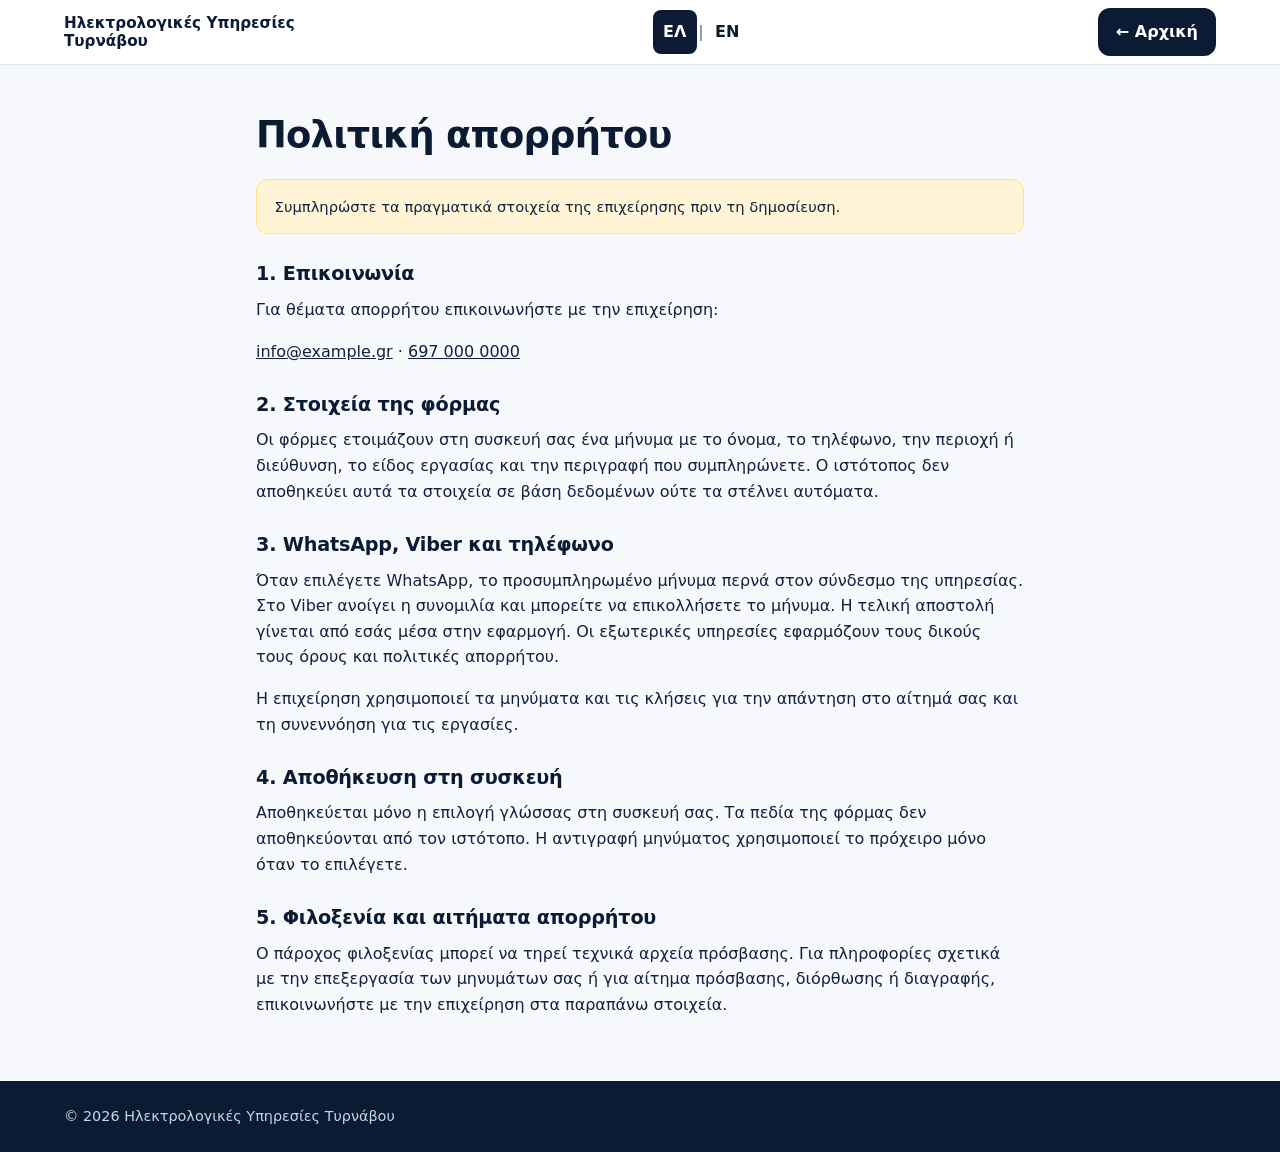
<file: privacy.html>
<!doctype html>
<html lang="el"><head><meta charset="utf-8"><meta name="viewport" content="width=device-width, initial-scale=1"><title data-i18n="privacy.title">Πολιτική απορρήτου | Ηλεκτρολογικές Υπηρεσίες Τυρνάβου</title><meta name="robots" content="index, follow"><link rel="icon" href="./favicon.svg" type="image/svg+xml"><link rel="stylesheet" href="./css/styles.css"><script type="module" src="./js/app.js"></script></head><body class="text-page"><header class="site-header"><div class="container site-header__inner"><a class="brand" href="./index.html"><span class="brand__text" data-bind="business-name" data-i18n="business.name">Ηλεκτρολογικές Υπηρεσίες Τυρνάβου</span></a><div class="language-switcher" role="group" aria-label="Γλώσσα" data-i18n-aria-label="nav.language"><button type="button" data-language="el" lang="el" aria-label="Ελληνικά" aria-pressed="true">ΕΛ</button><span aria-hidden="true">|</span><button type="button" data-language="en" lang="en" aria-label="English" aria-pressed="false">EN</button></div><a class="btn btn--dark btn--sm" href="./index.html" data-i18n="common.back">← Αρχική</a></div></header><main class="page"><div class="container container--narrow"><h1 data-i18n="common.privacy">Πολιτική απορρήτου</h1><p class="notice" data-i18n="privacy.setup">Συμπληρώστε τα πραγματικά στοιχεία της επιχείρησης πριν τη δημοσίευση.</p><h2 data-i18n="privacy.contactHeading">1. Επικοινωνία</h2><p data-i18n="privacy.contactText">Για θέματα απορρήτου επικοινωνήστε με την επιχείρηση:</p><p><a data-bind="email" data-bind-href="email" href="mailto:info@example.gr">info@example.gr</a> · <a data-bind="phone" data-bind-href="phone" href="tel:+306970000000">697 000 0000</a></p><h2 data-i18n="privacy.fieldsHeading">2. Στοιχεία της φόρμας</h2><p data-i18n="privacy.fieldsText">Οι φόρμες ετοιμάζουν στη συσκευή σας ένα μήνυμα με το όνομα, το τηλέφωνο, την περιοχή ή διεύθυνση, το είδος εργασίας και την περιγραφή που συμπληρώνετε. Ο ιστότοπος δεν αποθηκεύει αυτά τα στοιχεία σε βάση δεδομένων ούτε τα στέλνει αυτόματα.</p><h2 data-i18n="privacy.appsHeading">3. WhatsApp, Viber και τηλέφωνο</h2><p data-i18n="privacy.appsText">Όταν επιλέγετε WhatsApp, το προσυμπληρωμένο μήνυμα περνά στον σύνδεσμο της υπηρεσίας. Στο Viber ανοίγει η συνομιλία και μπορείτε να επικολλήσετε το μήνυμα. Η τελική αποστολή γίνεται από εσάς μέσα στην εφαρμογή. Οι εξωτερικές υπηρεσίες εφαρμόζουν τους δικούς τους όρους και πολιτικές απορρήτου.</p><p data-i18n="privacy.purpose">Η επιχείρηση χρησιμοποιεί τα μηνύματα και τις κλήσεις για την απάντηση στο αίτημά σας και τη συνεννόηση για τις εργασίες.</p><h2 data-i18n="privacy.storageHeading">4. Αποθήκευση στη συσκευή</h2><p data-i18n="privacy.storageText">Αποθηκεύεται μόνο η επιλογή γλώσσας στη συσκευή σας. Τα πεδία της φόρμας δεν αποθηκεύονται από τον ιστότοπο. Η αντιγραφή μηνύματος χρησιμοποιεί το πρόχειρο μόνο όταν το επιλέγετε.</p><h2 data-i18n="privacy.hostingHeading">5. Φιλοξενία και αιτήματα απορρήτου</h2><p data-i18n="privacy.hostingText">Ο πάροχος φιλοξενίας μπορεί να τηρεί τεχνικά αρχεία πρόσβασης. Για πληροφορίες σχετικά με την επεξεργασία των μηνυμάτων σας ή για αίτημα πρόσβασης, διόρθωσης ή διαγραφής, επικοινωνήστε με την επιχείρηση στα παραπάνω στοιχεία.</p></div></main><footer class="site-footer"><div class="container site-footer__inner"><p>© <span id="year">2026</span> <span data-bind="business-name" data-i18n="business.name">Ηλεκτρολογικές Υπηρεσίες Τυρνάβου</span></p></div></footer></body></html>
</file>
<file: css/styles.css>
/* ==========================================================================
   Electrician site — mobile-first, zero dependencies
   ========================================================================== */

:root {
  --navy: #0b1b33;
  --navy-2: #12294a;
  --navy-3: #1b3a66;
  --amber: #ffb703;
  --amber-d: #e09f00;
  --bg: #f6f8fb;
  --surface: #ffffff;
  --text: #14213d;
  --muted: #5b6b83;
  --line: #e1e7f0;
  --danger: #c62828;
  --ok: #1b8a4b;
  --radius: 14px;
  --shadow: 0 8px 24px rgba(11, 27, 51, .08);
  --callbar-h: 4rem;
  --header-h: 4rem;
  --font: system-ui, -apple-system, "Segoe UI", Roboto, "Helvetica Neue", Arial, sans-serif;
}

*, *::before, *::after { box-sizing: border-box; }
[hidden] { display: none !important; }

html {
  scroll-behavior: smooth;
  scroll-padding-top: calc(var(--header-h) + 1rem);
  -webkit-text-size-adjust: 100%;
}

body {
  margin: 0;
  font-family: var(--font);
  color: var(--text);
  background: var(--bg);
  line-height: 1.6;
  padding-bottom: var(--callbar-h);
}

img, svg { max-width: 100%; display: block; }
a { color: inherit; }
h1, h2, h3 { line-height: 1.2; margin: 0 0 .6em; color: var(--navy); }
h1 { font-size: clamp(1.9rem, 6vw, 3.1rem); letter-spacing: -.02em; }
h2 { font-size: clamp(1.5rem, 4vw, 2.2rem); letter-spacing: -.01em; }
h3 { font-size: 1.15rem; }
p { margin: 0 0 1em; }

.sprite { position: absolute; width: 0; height: 0; overflow: hidden; }
.pre-line { white-space: pre-line; }

.icon {
  width: 1.25em; height: 1.25em; flex: none;
  fill: none; stroke: currentColor; stroke-width: 2;
  stroke-linecap: round; stroke-linejoin: round;
}

:focus-visible { outline: 3px solid var(--amber); outline-offset: 2px; border-radius: 4px; }

.skip-link {
  position: absolute; left: -999px; top: 0; z-index: 100;
  background: var(--amber); color: var(--navy); padding: .6rem 1rem; font-weight: 700;
}
.skip-link:focus { left: .5rem; top: .5rem; }

.container { width: min(100% - 2rem, 72rem); margin-inline: auto; }
.container--narrow { width: min(100% - 2rem, 48rem); }

/* ---------- Top bar ---------- */
.topbar { background: var(--navy); color: #fff; font-size: .875rem; }
.topbar__inner { display: flex; justify-content: space-between; align-items: center; gap: 1rem; min-height: 2.5rem; }
.topbar__item { display: flex; align-items: center; gap: .4rem; margin: 0; }
.topbar__phone { color: var(--amber); font-weight: 700; text-decoration: none; }
.topbar__hours { display: none; color: #c9d4e6; }

/* ---------- Header ---------- */
.site-header {
  position: sticky; top: 0; z-index: 50;
  background: rgba(255, 255, 255, .96);
  backdrop-filter: blur(8px);
  border-bottom: 1px solid var(--line);
}
.site-header__inner { display: flex; align-items: center; justify-content: space-between; min-height: var(--header-h); gap: 1rem; }

.brand { display: flex; align-items: center; gap: .6rem; text-decoration: none; font-weight: 800; color: var(--navy); min-width: 0; }
.brand__mark {
  display: grid; place-items: center; width: 2.4rem; height: 2.4rem; flex: none;
  background: var(--amber); color: var(--navy); border-radius: 10px;
}
.brand__text { font-size: .95rem; line-height: 1.2; overflow: hidden; text-overflow: ellipsis; }

.nav-toggle {
  display: grid; place-items: center; width: 2.75rem; height: 2.75rem;
  background: transparent; border: 1px solid var(--line); border-radius: 10px; color: var(--navy); cursor: pointer;
}
.nav-toggle .icon--close { display: none; }
.nav-toggle[aria-expanded="true"] .icon--open { display: none; }
.nav-toggle[aria-expanded="true"] .icon--close { display: block; }

.nav {
  position: absolute; left: 0; right: 0; top: 100%;
  display: none; flex-direction: column; gap: .25rem;
  padding: 1rem; background: #fff; border-bottom: 1px solid var(--line); box-shadow: var(--shadow);
}
.nav.is-open { display: flex; }
.nav a:not(.btn) { padding: .75rem .5rem; text-decoration: none; font-weight: 600; border-radius: 8px; }
.nav a:not(.btn):hover { background: var(--bg); }
.nav__cta { margin-top: .5rem; }

/* ---------- Buttons ---------- */
.btn {
  display: inline-flex; align-items: center; justify-content: center; gap: .5rem;
  position: relative; padding: .8rem 1.25rem; border-radius: 12px; border: 2px solid transparent;
  font: inherit; font-weight: 700; text-decoration: none; cursor: pointer;
  transition: transform .15s ease, background-color .15s ease, border-color .15s ease;
}
.btn:hover { transform: translateY(-1px); }
.btn--primary { background: var(--amber); color: var(--navy); }
.btn--primary:hover { background: var(--amber-d); }
.btn--dark { background: var(--navy); color: #fff; }
.btn--dark:hover { background: var(--navy-3); }
.btn--ghost { background: transparent; color: #fff; border-color: rgba(255, 255, 255, .45); }
.btn--ghost:hover { border-color: #fff; }
.btn--sm { padding: .55rem 1rem; }
.btn--lg { padding: 1rem 1.6rem; font-size: 1.05rem; }
.btn--block { width: 100%; }
.btn:disabled { cursor: not-allowed; opacity: .75; transform: none; }



/* ---------- Hero ---------- */
.hero {
  color: #fff;
  background:
    radial-gradient(60rem 30rem at 85% -10%, rgba(255, 183, 3, .18), transparent 60%),
    linear-gradient(160deg, var(--navy) 0%, var(--navy-2) 100%);
  padding-block: clamp(2.5rem, 7vw, 5rem);
}
.hero h1 { color: #fff; }
.hero__grid { display: grid; gap: 2rem; align-items: center; }
.eyebrow { text-transform: uppercase; letter-spacing: .08em; font-size: .78rem; font-weight: 800; color: var(--amber); margin-bottom: .75rem; }
.eyebrow--dark { color: var(--amber-d); }
.lead { font-size: 1.1rem; color: #d5deee; max-width: 38rem; }
.hero__actions { display: flex; flex-wrap: wrap; gap: .75rem; margin-block: 1.5rem; }
.badges { list-style: none; padding: 0; margin: 0; display: grid; gap: .5rem; color: #d5deee; font-size: .95rem; }
.badges li { display: flex; align-items: center; gap: .5rem; }
.badges .icon { color: var(--amber); }

.hero__card {
  background: rgba(255, 255, 255, .07); border: 1px solid rgba(255, 255, 255, .18);
  border-radius: 20px; padding: 1.5rem; text-align: center;
}
.hero__card h2 { color: #fff; font-size: 1.4rem; }
.hero__card p { color: #d5deee; }
.hero__card-icon {
  display: grid; place-items: center; width: 3.5rem; height: 3.5rem; margin: 0 auto 1rem;
  background: var(--amber); color: var(--navy); border-radius: 50%;
}
.hero__card-icon .icon { width: 1.7rem; height: 1.7rem; }
.hero__phone {
  display: block; font-size: clamp(1.6rem, 6vw, 2.2rem); font-weight: 900; color: var(--amber);
  text-decoration: none; margin: .5rem 0 1rem; letter-spacing: .01em;
}
.hero__card-note { font-size: .85rem; margin: 0; }

/* ---------- Sections ---------- */
.section { padding-block: clamp(3rem, 7vw, 5rem); }
.section--alt { background: #eef2f8; }
.section--dark { background: var(--navy); color: #fff; }
.section--dark h2 { color: #fff; }
.section__head { max-width: 40rem; margin-bottom: 2rem; }
.section__lead { color: var(--muted); font-size: 1.05rem; }

.grid { display: grid; gap: 1rem; }
.grid--cards { grid-template-columns: repeat(auto-fill, minmax(16rem, 1fr)); }

.card {
  background: var(--surface); border: 1px solid var(--line); border-radius: var(--radius);
  padding: 1.4rem; box-shadow: var(--shadow); display: flex; flex-direction: column;
}
.card h3 { margin-bottom: .4em; }
.card p { color: var(--muted); flex: 1; }
.card__icon {
  display: grid; place-items: center; width: 3.2rem; height: 3.2rem; margin-bottom: 1rem;
  background: #fff4d6; color: var(--navy); border-radius: 12px; font-size: 1.5rem;
}
.card__icon .icon { width: 1.5rem; height: 1.5rem; }
.card__icon img { width: 100%; height: 100%; object-fit: cover; border-radius: 12px; }
.card__link { display: inline-flex; align-items: center; gap: .4rem; font-weight: 700; color: var(--navy); text-decoration: none; }
.card__link:hover { color: var(--amber-d); }

/* Steps */
.steps { list-style: none; margin: 0; padding: 0; display: grid; gap: 1rem; counter-reset: s; }
.step { background: var(--surface); border-radius: var(--radius); padding: 1.4rem; border: 1px solid var(--line); }
.step__num {
  display: grid; place-items: center; width: 2.4rem; height: 2.4rem; margin-bottom: .8rem;
  background: var(--navy); color: var(--amber); font-weight: 900; border-radius: 50%;
}
.step p { color: var(--muted); margin: 0; }

/* About */
.about { display: grid; gap: 2rem; align-items: start; }
.about__license {
  display: flex; align-items: center; gap: .6rem; padding: .9rem 1.1rem; margin-top: 1rem;
  background: #fff4d6; border: 1px solid #ffe08a; border-radius: 12px; font-weight: 700; color: var(--navy);
}
.areas { background: var(--surface); border: 1px solid var(--line); border-radius: var(--radius); padding: 1.4rem; }
.chips { list-style: none; margin: 0; padding: 0; display: flex; flex-wrap: wrap; gap: .5rem; }
.chips li { background: var(--bg); border: 1px solid var(--line); border-radius: 999px; padding: .35rem .9rem; font-weight: 600; font-size: .92rem; }

/* FAQ */
.faq details { background: var(--surface); border: 1px solid var(--line); border-radius: 12px; padding: 0 1.2rem; margin-bottom: .75rem; }
.faq summary { cursor: pointer; font-weight: 700; padding: 1rem 0; color: var(--navy); }
.faq details[open] summary { border-bottom: 1px solid var(--line); margin-bottom: .8rem; }
.faq p { color: var(--muted); }

/* ---------- Forms ---------- */
.quote, .contact { display: grid; gap: 2rem; align-items: start; }
.quote__intro p { color: #d5deee; }

.form {
  display: grid; gap: 1rem; grid-template-columns: 1fr;
  background: var(--surface); color: var(--text);
  border-radius: 18px; padding: 1.4rem; box-shadow: var(--shadow);
}
.form--plain { border: 1px solid var(--line); }
.form h3 { margin: 0; }
.field { display: flex; flex-direction: column; gap: .35rem; min-width: 0; }
.field label { font-weight: 700; font-size: .92rem; }
.optional { font-weight: 400; color: var(--muted); }

.field input[type="text"], .field input[type="tel"], .field input[type="email"],
.field select, .field textarea {
  width: 100%; font: inherit; color: var(--text); background: #fff;
  padding: .75rem .9rem; border: 1.5px solid #c8d2e2; border-radius: 10px;
}
.field textarea { resize: vertical; min-height: 6rem; }
.field input:focus, .field select:focus, .field textarea:focus { outline: none; border-color: var(--navy-3); box-shadow: 0 0 0 3px rgba(255, 183, 3, .45); }
.field [aria-invalid="true"] { border-color: var(--danger); }
.field__error { min-height: 1.2em; margin: 0; color: var(--danger); font-size: .85rem; }
.field__error:empty { min-height: 0; }

.check { display: flex; gap: .6rem; align-items: flex-start; font-weight: 400 !important; font-size: .88rem !important; color: var(--muted); }
.check input { width: 1.15rem; height: 1.15rem; margin-top: .2rem; flex: none; accent-color: var(--navy); }
.check a { color: var(--navy); font-weight: 700; }


/* ---------- Contact ---------- */
.info-list { list-style: none; margin: 1.5rem 0 0; padding: 0; display: grid; gap: 1.1rem; }
.info-list li { display: flex; gap: .9rem; align-items: flex-start; }
.info-list .icon { margin-top: .2rem; color: var(--amber-d); width: 1.4rem; height: 1.4rem; }
.info-list strong { display: block; color: var(--navy); }
.info-list a { text-decoration: none; font-weight: 600; }
.info-list a:hover { text-decoration: underline; }

/* ---------- Footer ---------- */
.site-footer { background: var(--navy); color: #c9d4e6; padding-block: 1.5rem; font-size: .9rem; }
.site-footer__inner { display: flex; flex-wrap: wrap; justify-content: space-between; gap: .5rem 1.5rem; }
.site-footer p { margin: 0; }

/* ---------- Floating elements ---------- */
.callbar {
  position: fixed; z-index: 55; left: 0; right: 0; bottom: 0; height: var(--callbar-h);
  display: grid; grid-template-columns: repeat(3, 1fr);
  background: var(--navy); border-top: 1px solid rgba(255, 255, 255, .15);
}
.callbar__btn {
  display: flex; flex-direction: column; align-items: center; justify-content: center; gap: .15rem;
  color: #fff; text-decoration: none; font-size: .75rem; font-weight: 700;
}


/* ---------- Simple text pages (privacy / 404) ---------- */
.page { padding-block: 3rem; }
.page h1 { font-size: clamp(1.6rem, 5vw, 2.3rem); }
.page h2 { font-size: 1.2rem; margin-top: 1.8rem; }
.page ul { padding-left: 1.2rem; }
.notice { background: #fff4d6; border: 1px solid #ffe08a; border-radius: 12px; padding: .9rem 1.1rem; font-size: .92rem; }

/* ---------- Breakpoints ---------- */
@media (min-width: 640px) {
  .form { grid-template-columns: 1fr 1fr; }
  .field--full { grid-column: 1 / -1; }
  .form h3 { grid-column: 1 / -1; }
  .steps { grid-template-columns: repeat(3, 1fr); }
  .topbar__hours { display: flex; }
}

@media (min-width: 1200px) {
  :root { --callbar-h: 0rem; }
  .callbar { display: none; }
  .nav-toggle { display: none; }
  .nav {
    position: static; display: flex !important; flex-direction: row; align-items: center; gap: .25rem;
    padding: 0; background: transparent; border: 0; box-shadow: none;
  }
  .nav__cta { margin: 0 0 0 .5rem; }
  .brand__text { font-size: 1.05rem; }
  .hero__grid { grid-template-columns: 1.4fr 1fr; gap: 3rem; }
  .about { grid-template-columns: 1.3fr 1fr; gap: 3rem; }
  .quote { grid-template-columns: 1fr 1.3fr; gap: 3rem; }
  .contact { grid-template-columns: 1fr 1.2fr; gap: 3rem; }
}

@media (prefers-reduced-motion: reduce) {
  html { scroll-behavior: auto; }
  *, *::before, *::after { animation-duration: .01ms !important; transition-duration: .01ms !important; }
}

/* ---------- Language and direct contact ---------- */
.language-switcher { display: inline-flex; align-items: center; gap: .1rem; flex: none; margin-left: auto; color: var(--muted); }
.language-switcher button { min-width: 2.75rem; min-height: 2.75rem; padding: .4rem; border: 1px solid transparent; border-radius: 8px; background: transparent; color: var(--navy); font: inherit; font-weight: 800; cursor: pointer; }
.language-switcher button[aria-pressed="true"] { background: var(--navy); color: #fff; }
.language-switcher button:hover { border-color: var(--navy); }
.btn--whatsapp, .callbar__btn--whatsapp { background: #117c42; color: #fff; }
.btn--whatsapp:hover, .callbar__btn--whatsapp:hover { background: #0c6434; }
.btn--viber, .callbar__btn--viber { background: #6744a4; color: #fff; }
.btn--viber:hover, .callbar__btn--viber:hover { background: #513484; }
.callbar__btn--phone { background: var(--amber); color: var(--navy); }
.contact-actions, .form__actions { display: flex; flex-wrap: wrap; gap: .65rem; }
.contact-actions { margin-top: 1.5rem; }
.form__actions > .btn { flex: 1 1 10rem; padding-inline: .85rem; }
.form__note { font-size: .88rem; color: var(--muted); margin: 0; }
.form__note a { font-weight: 700; }
[data-form-status]:empty { display: none; }
.message-preview { display: grid; gap: .75rem; padding-top: 1rem; border-top: 1px solid var(--line); min-width: 0; }
.message-preview label { font-weight: 700; }
.message-preview textarea { width: 100%; min-height: 12rem; resize: vertical; padding: .75rem; border: 1px solid var(--line); border-radius: 10px; font: inherit; font-size: .9rem; color: var(--text); background: var(--bg); }
.callbar { height: calc(4rem + env(safe-area-inset-bottom)); padding-bottom: env(safe-area-inset-bottom); }
body { padding-bottom: calc(var(--callbar-h) + env(safe-area-inset-bottom)); }
.text-page { padding-bottom: 0; }
.form__actions .btn { overflow-wrap: anywhere; }
@media (max-width: 399px) {
  .site-header__inner { gap: .35rem; }
  .brand { gap: .35rem; }
  .brand__mark { width: 1.75rem; height: 1.75rem; }
  .brand__text { font-size: .78rem; }
  .language-switcher button { min-width: 2.5rem; }
  .text-page .site-header__inner { flex-wrap: wrap; padding-block: .5rem; }
}
@media (min-width: 900px) {
  .hero__grid { grid-template-columns: 1.4fr 1fr; }
  .about, .quote, .contact { grid-template-columns: 1fr 1fr; }
}
@media (min-width: 1200px) {
  .site-header__inner { gap: .7rem; }
  .brand { max-width: 15rem; }
  .brand__text { font-size: .95rem; }
  .nav a:not(.btn) { padding-inline: .5rem; font-size: .92rem; }
  .language-switcher { margin-left: 0; }
  body { padding-bottom: 0; }
}
</file>
